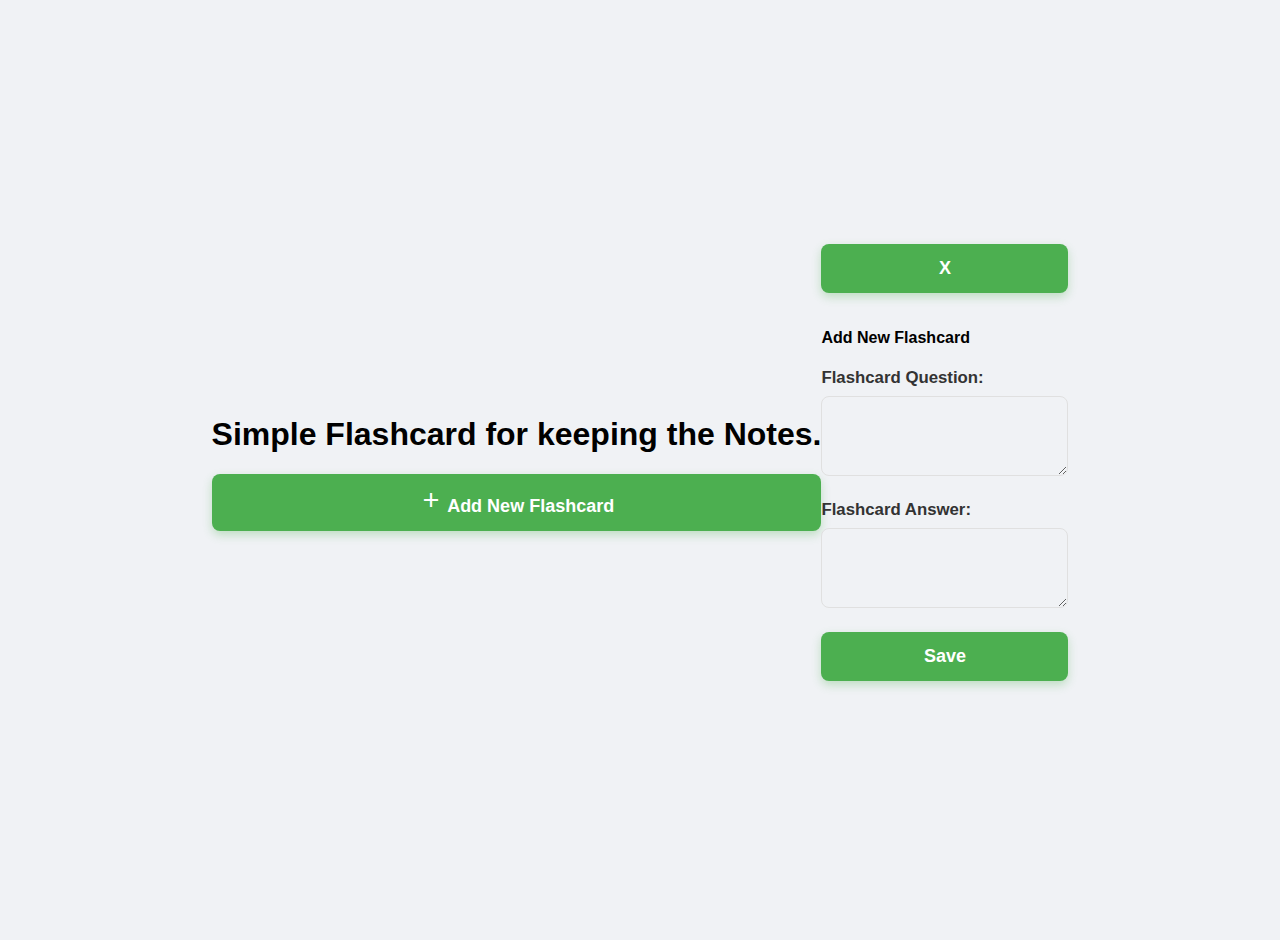
<file: index.html>
<!DOCTYPE html>
<html lang="en">
<head>
    <meta charset="UTF-8">
    <meta name="viewport" content="width=device-width, initial-scale=1.0">
    <title>Simple Flashcard using HTML, CSS , annd JS</title>
    <link rel="stylesheet" href="https://fonts.googleapis.com/css2?family=Material+Symbols+Outlined:opsz,wght,FILL,GRAD@20..48,100..700,0..1,-50..200" />
    <link rel="stylesheet" href="style.css">
    <script src="https://code.jquery.com/jquery-3.7.1.min.js"></script>
</head>
<body>
    <div id="main-container">
        <h1 id="app-title">Simple Flashcard for keeping the Notes.</h1>
        <div class="flashcard-action">
            <button id="btn-new-flashcard">
                <span class="material-symbols-outlined">add</span>
                Add New Flashcard
            </button>
        </div>
        <div class="flashcards"></div>
    </div>
    <div id="form-modal">
        <div class="form-modal-backdrop">
            <div class="form-modal-dialog">
                <button class="form-modal-close dynapuff-font">X</button>
                <h4 class="form-modal-title dynapuff-font"><strong>Add New Flashcard</strong></h4>
                <form action="" id="flashcard-form">
                    <input type="hidden" id="fc_id">
                    <div class="form-group">
                        <label for="question" class="form-label">Flashcard Question:</label>
                        <textarea id="question" name="question" class="form-control" rows="3"></textarea>
                    </div>
                    <div class="form-group">
                        <label for="answer" class="form-label">Flashcard Answer:</label>
                        <textarea id="answer" name="answer" class="form-control" rows="3"></textarea>
                    </div>
                    <div class="form-group-action">
                        <button class="btn-form-action">Save</button>
                    </div>
                </form>
            </div>
        </div>
    </div>
    <script src="script.js"></script>
</body>
</html>
</file>
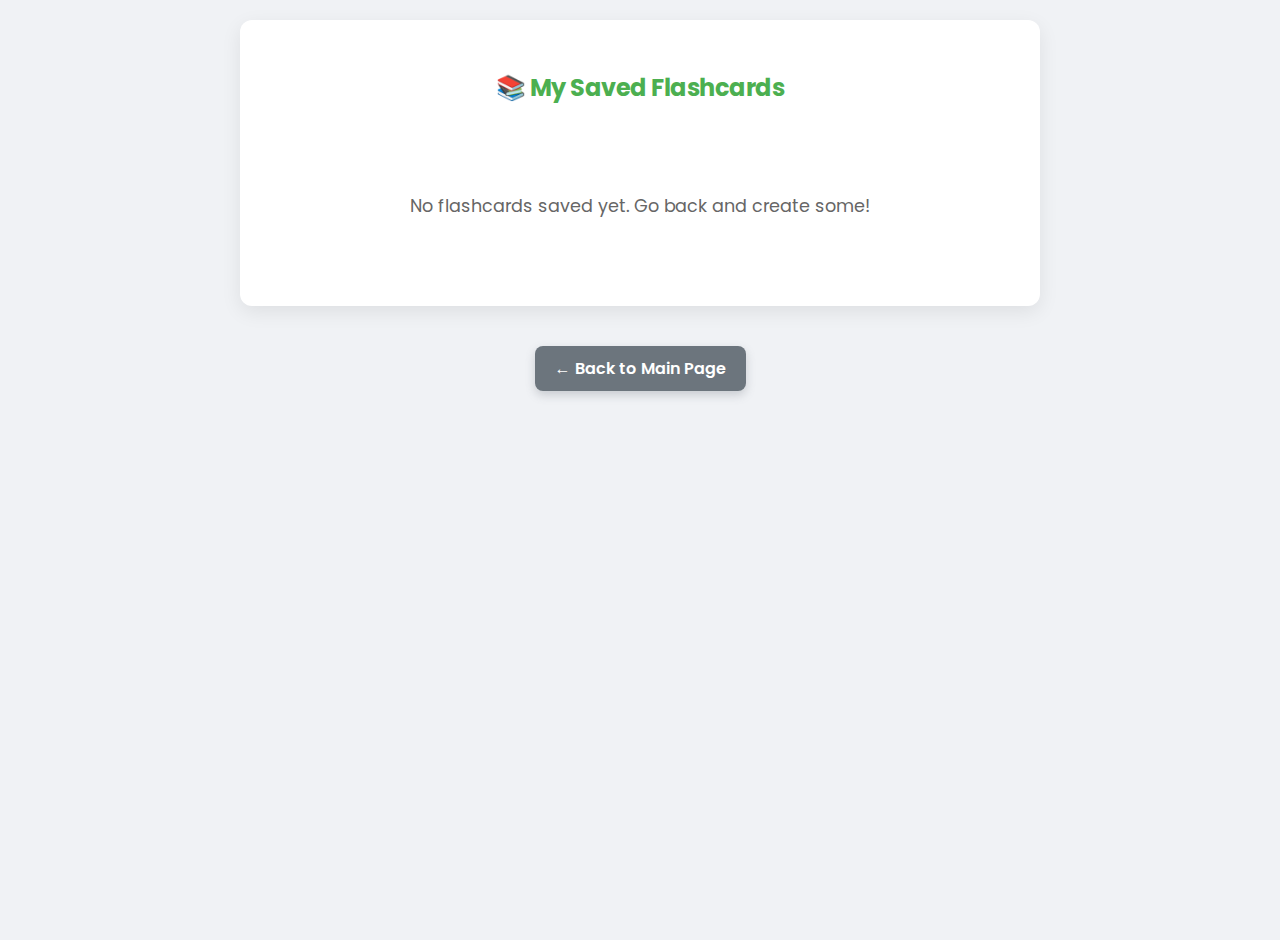
<file: my_flashcards.html>
<!DOCTYPE html>
<html lang="en">
<head>
    <meta charset="UTF-8">
    <meta name="viewport" content="width=device-width, initial-scale=1.0">
    <title>My Saved Flashcards</title>
    <script src="https://code.jquery.com/jquery-3.7.1.min.js"></script>
    <link href="https://fonts.googleapis.com/css2?family=Poppins:wght@400;600;700&display=swap" rel="stylesheet">
    <link rel="stylesheet" href="my_flashcards.css">
</head>
<body>
    <div class="container">
        <h2>📚 My Saved Flashcards</h2>
        <div id="flashcards-list">
        </div>
        <p id="no-flashcards-message" class="no-flashcards" style="display: none;">
            No flashcards saved yet. Go back and create some!
        </p>
    </div>

    <a href="index.html" class="back-button">← Back to Main Page</a>

    <script src="my_flascards.js"></script>
</body>
</html>
</file>
<file: style.css>
:root {
    --primary-color: #4CAF50; /* A vibrant green */
    --primary-hover: #43A047;
    --background-light: #f0f2f5;
    --card-background: #ffffff;
    --text-dark: #333;
    --text-light: #666;
    --border-color: #e0e0e0;
    --shadow-light: rgba(0, 0, 0, 0.08);
    --success-bg: #e8f5e9;
    --success-border: #4CAF50;
    --success-text: #2e7d32;
    --error-bg: #ffebee;
    --error-border: #ef5350;
    --error-text: #c62828;
}

body {
    font-family: 'Poppins', sans-serif;
    background: var(--background-light);
    padding: 20px;
    display: flex;
    justify-content: center;
    align-items: center;
    min-height: 100vh;
    margin: 0;
}

.container {
    background: var(--card-background);
    padding: 30px;
    border-radius: 12px;
    box-shadow: 0 6px 20px var(--shadow-light);
    max-width: 600px;
    width: 100%;
    box-sizing: border-box;
}

h2 {
    text-align: center;
    color: var(--primary-color);
    margin-bottom: 30px;
    font-weight: 700;
    letter-spacing: -0.5px;
}

.form-group {
    margin-bottom: 20px;
}

label {
    font-weight: 600;
    margin-bottom: 8px;
    display: block;
    color: var(--text-dark);
    font-size: 1.05em;
}

textarea, input[type="text"] {
    width: 100%;
    padding: 12px 15px;
    font-size: 16px;
    border-radius: 8px;
    border: 1px solid var(--border-color);
    background-color: var(--background-light);
    box-sizing: border-box;
    transition: border-color 0.3s ease, box-shadow 0.3s ease;
    resize: vertical;
    min-height: 80px; /* For textareas */
}

textarea:focus, input[type="text"] :focus {
    border-color: var(--primary-color);
    box-shadow: 0 0 0 3px rgba(76, 175, 80, 0.2);
    outline: none;
}

button {
    width: 100%;
    padding: 14px 20px;
    background-color: var(--primary-color);
    color: white;
    border: none;
    font-size: 18px;
    font-weight: 600;
    border-radius: 8px;
    cursor: pointer;
    transition: background-color 0.3s ease, transform 0.2s ease;
    box-shadow: 0 4px 10px rgba(76, 175, 80, 0.3);
    margin-bottom: 15px; /* Added for spacing between buttons */
}

button:hover {
    background-color: var(--primary-hover);
    transform: translateY(-2px);
}

button:active {
    transform: translateY(0);
    box-shadow: 0 2px 5px rgba(76, 175, 80, 0.3);
}

.feedback-box {
    margin-top: 30px;
    padding: 20px;
    border-radius: 8px;
    font-size: 1.05em;
    line-height: 1.6;
    white-space: pre-wrap;
    animation: fadeIn 0.5s ease-out;
}

.feedback-box.correct {
    background: var(--success-bg);
    border-left: 6px solid var(--success-border);
    color: var(--success-text);
}

.feedback-box.incorrect {
    background: var(--error-bg);
    border-left: 6px solid var(--error-border);
    color: var(--error-text);
}

.feedback-box.loading {
    background: #e3f2fd;
    border-left: 6px solid #2196F3;
    color: #1976D2;
    text-align: center;
    font-style: italic;
}

.secondary-button {
    background-color: #007bff; /* A blue color for secondary action */
    box-shadow: 0 4px 10px rgba(0, 123, 255, 0.3);
}

.secondary-button:hover {
    background-color: #0056b3;
}

@keyframes fadeIn {
    from { opacity: 0; transform: translateY(10px); }
    to { opacity: 1; transform: translateY(0); }
}
</file>
<file: my_flashcards.css>
:root {
    --primary-color: #4CAF50;
    --primary-hover: #43A047;
    --background-light: #f0f2f5;
    --card-background: #ffffff;
    --text-dark: #333;
    --text-light: #666;
    --border-color: #e0e0e0;
    --shadow-light: rgba(0, 0, 0, 0.08);
}

body {
    font-family: 'Poppins', sans-serif;
    background: var(--background-light);
    padding: 20px;
    display: flex;
    flex-direction: column;
    align-items: center;
    min-height: 100vh;
    margin: 0;
}

.container {
    background: var(--card-background);
    padding: 30px;
    border-radius: 12px;
    box-shadow: 0 6px 20px var(--shadow-light);
    max-width: 800px;
    width: 100%;
    box-sizing: border-box;
    margin-bottom: 20px;
}

h2 {
    text-align: center;
    color: var(--primary-color);
    margin-bottom: 30px;
    font-weight: 700;
    letter-spacing: -0.5px;
}

#flashcards-list {
    display: grid;
    grid-template-columns: repeat(auto-fit, minmax(300px, 1fr));
    gap: 20px;
    perspective: 1000px;
}

.flashcard-item {
    background-color: transparent;
    height: 200px;
    position: relative;
    cursor: pointer;
}

.flashcard-inner {
    position: relative;
    width: 100%;
    height: 100%;
    text-align: center;
    transition: transform 0.6s;
    transform-style: preserve-3d;
    box-shadow: 0 4px 8px rgba(0,0,0,0.1);
    border-radius: 8px;
}

.flashcard-item:hover .flashcard-inner {
    transform: rotateY(180deg);
}

.flashcard-front, .flashcard-back {
    position: absolute;
    width: 100%;
    height: 100%;
    backface-visibility: hidden;
    border-radius: 8px;
    display: flex;
    flex-direction: column;
    justify-content: flex-start; 
    align-items: center;
    padding: 20px;
    box-sizing: border-box;
    overflow-y: auto; 
    text-overflow: ellipsis;
}


.flashcard-front {
    background-color: var(--card-background);
    color: var(--text-dark);
    border: 1px solid var(--border-color);
}

.flashcard-back {
    background-color: var(--primary-color);
    color: white;
    transform: rotateY(180deg);
    border: 1px solid var(--primary-color);
}

.flashcard-front h3, .flashcard-back h3 {
    margin: 0 0 10px 0;
    font-size: 1.15em;
    font-weight: 600;
}

.flashcard-front p {
    font-size: 0.95em;
    color: var(--text-dark);
}

.flashcard-back p {
    font-size: 0.95em;
    color: white;
}

.no-flashcards {
    text-align: center;
    color: var(--text-light);
    font-size: 1.1em;
    padding: 40px;
}

.back-button {
    display: block;
    width: fit-content;
    margin: 20px auto;
    padding: 10px 20px;
    background-color: #6c757d;
    color: white;
    border: none;
    font-size: 16px;
    font-weight: 600;
    border-radius: 8px;
    cursor: pointer;
    text-decoration: none;
    transition: background-color 0.3s ease, transform 0.2s ease;
    box-shadow: 0 4px 10px rgba(108, 117, 125, 0.3);
}

.back-button:hover {
    background-color: #5a6268;
    transform: translateY(-2px);
}

.delete-button {
    position: absolute;
    top: 5px;
    right: 5px;
    z-index: 10;
    background: rgba(255, 255, 255, 0.7);
    border: 1px solid rgba(0, 0, 0, 0.1);
    border-radius: 50%;
    width: 28px;
    height: 28px;
    display: flex;
    justify-content: center;
    align-items: center;
    color: #ef5350;
    font-size: 1em;
    font-weight: bold;
    cursor: pointer;
    opacity: 0.8;
    transition: all 0.2s ease;
}

.delete-button:hover {
    opacity: 1;
    background: white;
    color: #c62828;
    transform: scale(1.1);
}

.delete-button:focus {
    outline: 2px solid #ef5350;
    outline-offset: 2px;
    border-radius: 50%;
}
</file>
